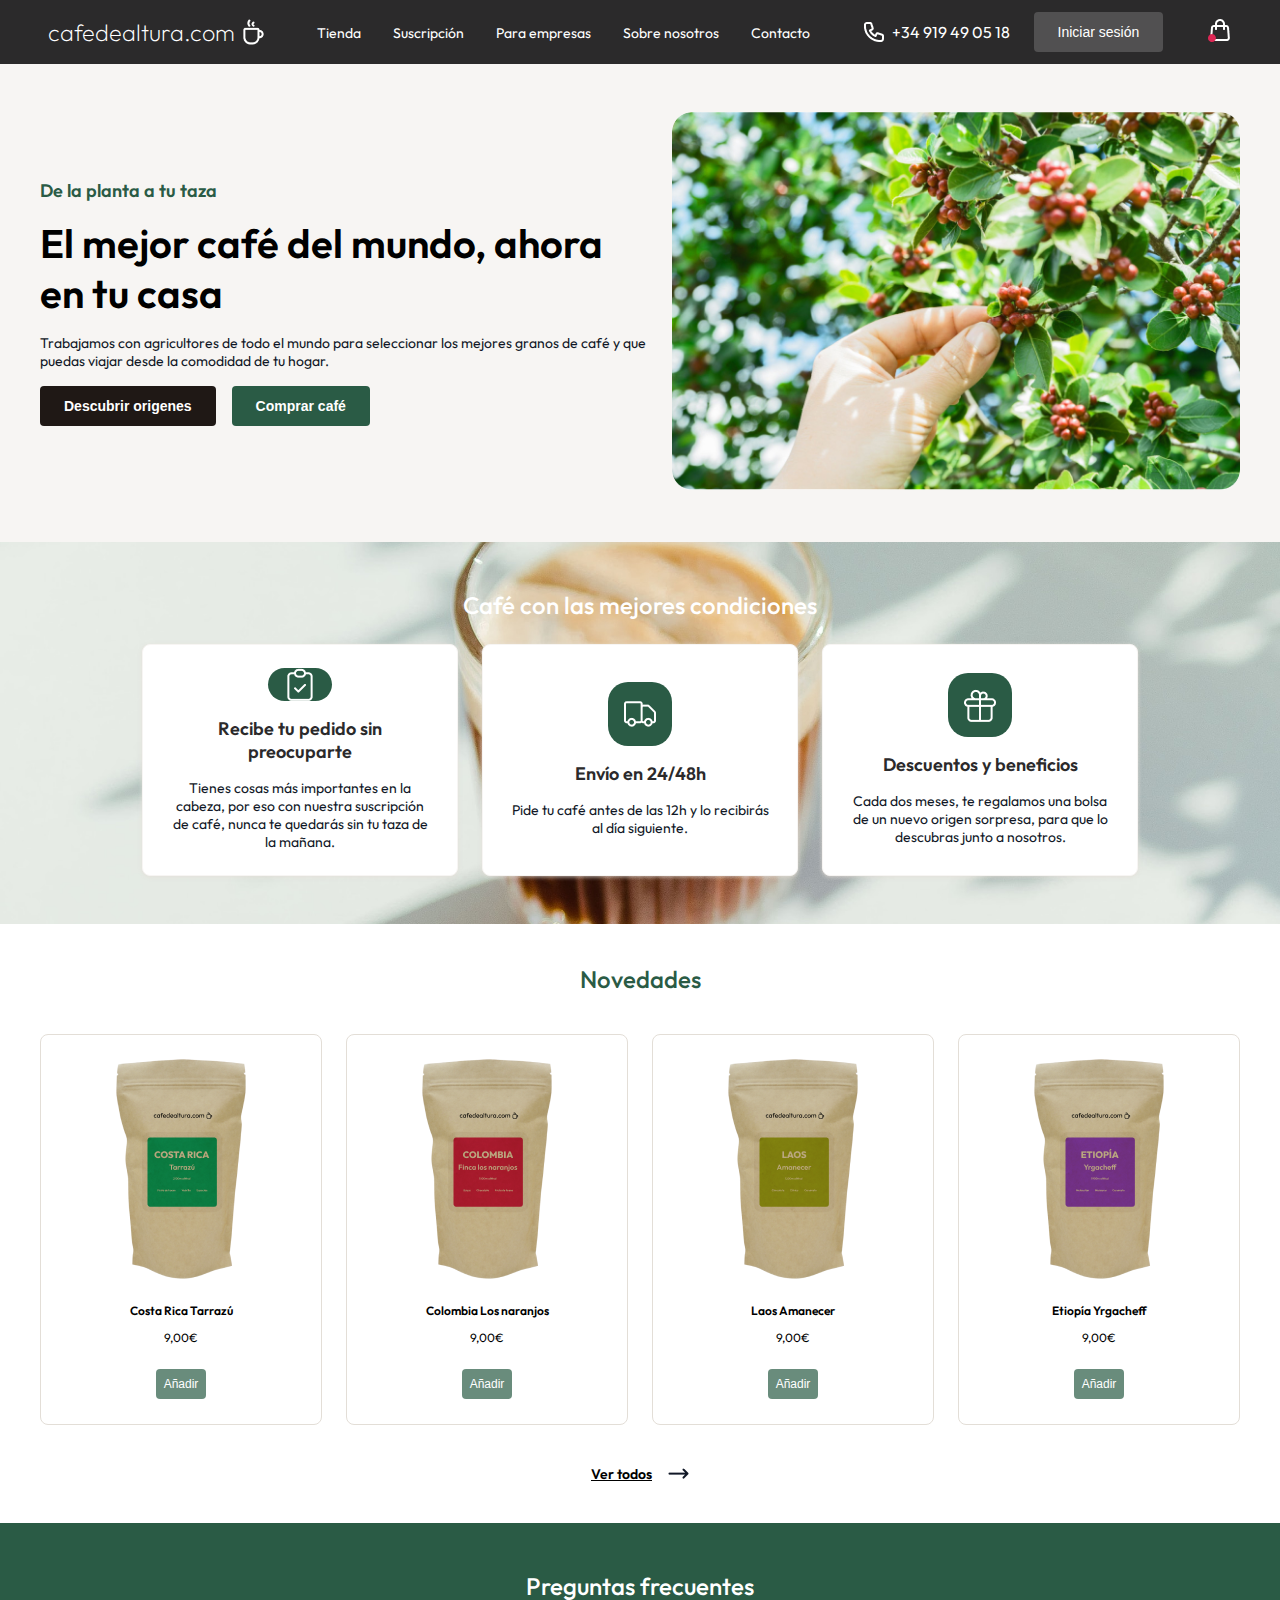
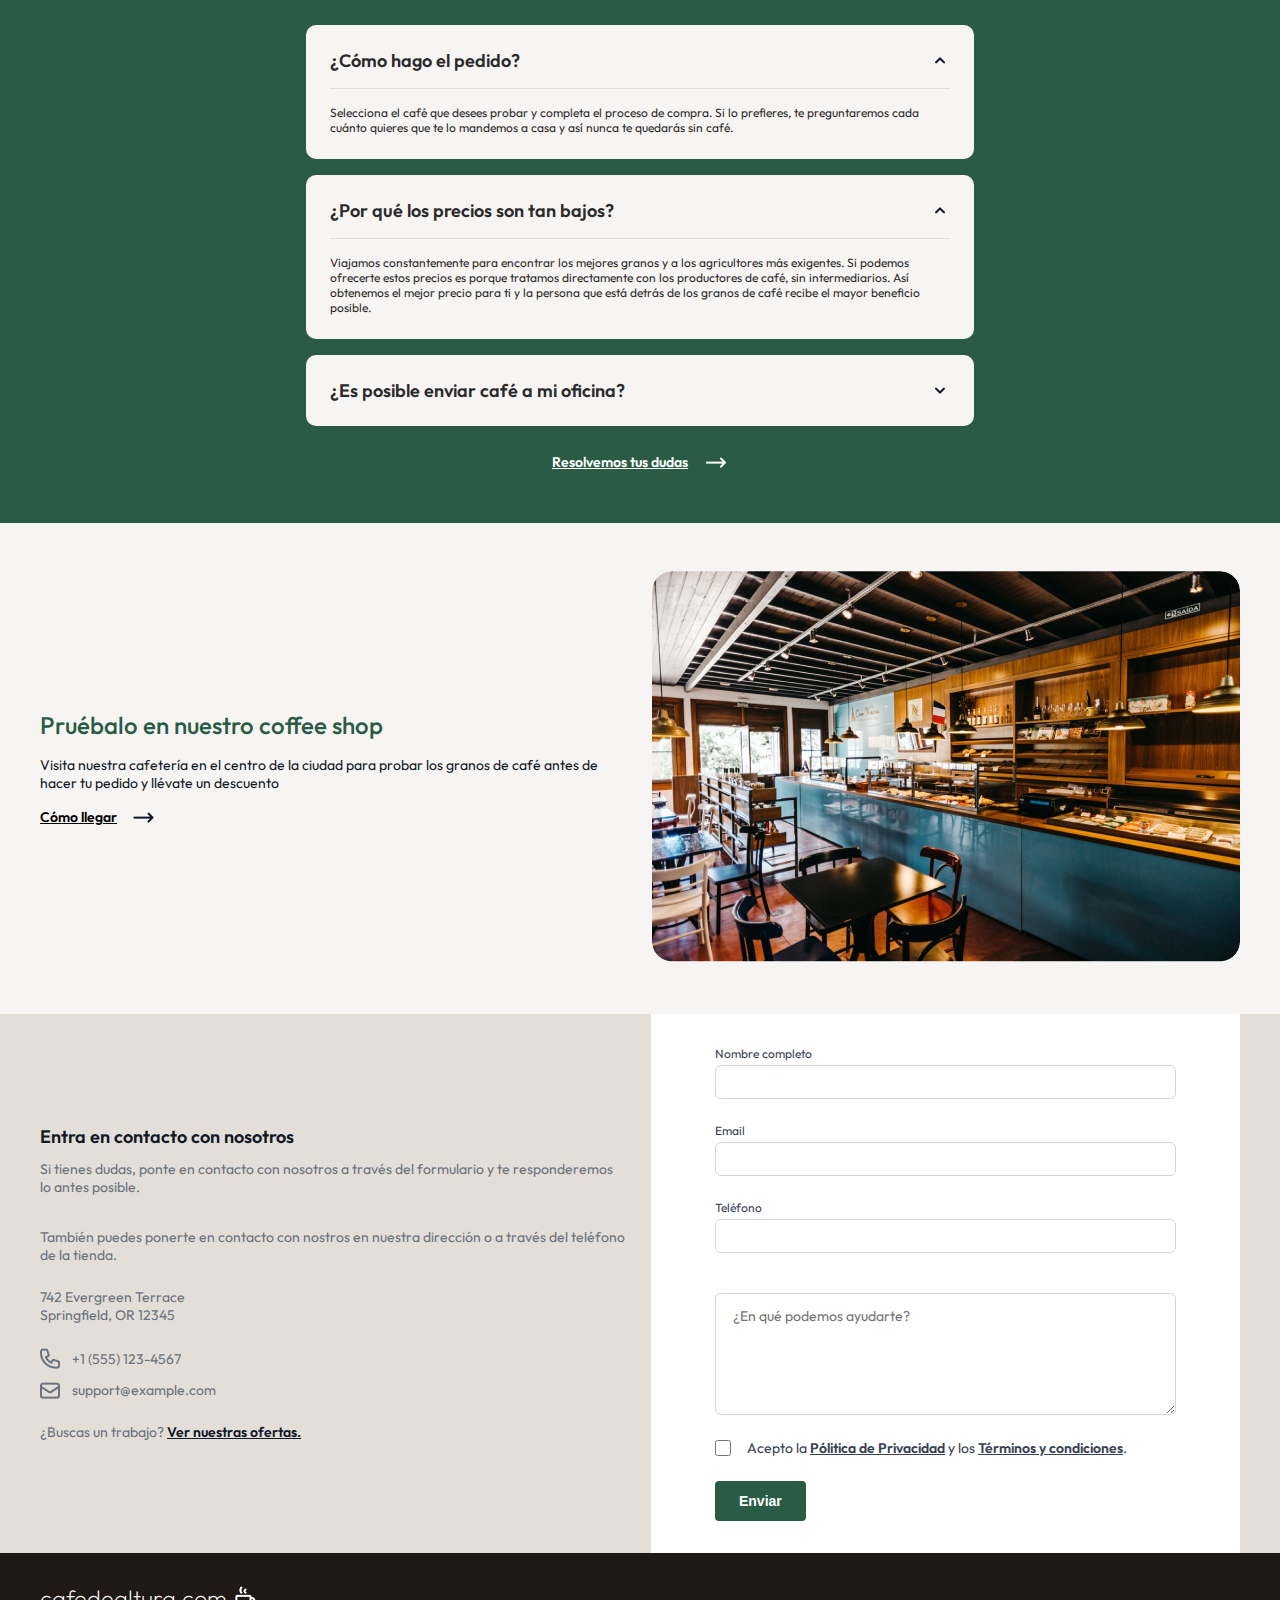
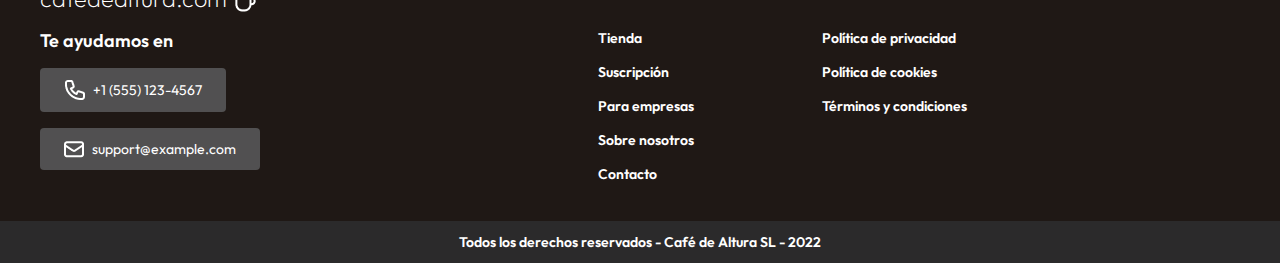
<file: index.html>
<!DOCTYPE html>
<html lang="en">

<head>
    <meta charset="UTF-8">
    <meta http-equiv="X-UA-Compatible" content="IE=edge">
    <meta name="viewport" content="width=device-width, initial-scale=1.0">

    <link rel="preconnect" href="https://fonts.googleapis.com">
    <link rel="preconnect" href="https://fonts.gstatic.com" crossorigin>
    <link href="https://fonts.googleapis.com/css2?family=Outfit:wght@200;300;400;500;600&display=swap" rel="stylesheet">

    <link rel="stylesheet" href="./assets/css/main.css">
    <title>Café de Altura</title>
</head>

<body>

    <header>
        <div class="flex-centered logo">
            <span>cafedealtura.com</span>
            <img src="./assets/images/icons/ps_coffee-hot.png" alt="">
        </div>
        <nav>
            <ul class="flex-centered">
                <li><a href="./pages/shop.html">Tienda</a></li>
                <li><a href="">Suscripción</a></li>
                <li><a href="">Para empresas</a></li>
                <li><a href="">Sobre nosotros</a></li>
                <li><a href="">Contacto</a></li>
            </ul>
        </nav>
        <div class="flex-centered phone-login-container">
            <div class="flex-centered phone-container">
                <img src="./assets/images/icons/phone_icon.png" alt="">
                <span>+34 919 49 05 18</span>
            </div>
            <button type="button" class="grey-button">Iniciar sesión</button>
        </div>
        <a href="" class="cart-btn">
            <img src="./assets/images/icons/cart_icon.png" alt="">
        </a>
    </header>

    <main>
        <section class="flex-column-centered hero-section">
            <div class="flex-centered hero-container">
                <div class="flex-column-start hero-content">
                    <h3 class="h3">De la planta a tu taza</h3>
                    <h1 class="h1">El mejor café del mundo, ahora en tu casa</h1>
                    <p class="p">Trabajamos con agricultores de todo el mundo para seleccionar los mejores granos de café y que
                        puedas viajar desde la comodidad de tu hogar.</p>
                    <div class="flex-centered hero-btn-container">
                        <button class="large-button">Descubrir origenes</button>
                        <button class="large-button">Comprar café</button>
                    </div>
                </div>
                <div class="hero-img-container">
                    <img src="./assets/images/img/hero_img.jpg" alt="">
                </div>
            </div>
        </section>
        <section class="flex-column-centered info-cards-section">
            <h2 class="h2">Café con las mejores condiciones</h2>
            <div class="flex-centered info-cards-container">
                <div class="flex-column-centered info-card">
                    <div class="flex-centered info-card-icon-container">
                        <img src="./assets/images/icons/list_icon.png" alt="">
                    </div>
                    <h3 class="h3">Recibe tu pedido sin preocuparte</h3>
                    <p class="p">Tienes cosas más importantes en la cabeza, por eso con nuestra suscripción de café, nunca te
                        quedarás sin tu taza de la mañana. </p>
                </div>
                <div class="flex-column-centered info-card">
                    <div class="flex-centered info-card-icon-container">
                        <img src="./assets/images/icons/truck_icon.png" alt="">
                    </div>
                    <h3 class="h3">Envío en 24/48h</h3>
                    <p class="p">Pide tu café antes de las 12h y lo recibirás al día siguiente.</p>

                </div>
                <div class="flex-column-centered info-card">
                    <div class="flex-centered info-card-icon-container">
                        <img src="./assets/images/icons/gift_icon.png" alt="">
                    </div>
                    <h3 class="h3">Descuentos y beneficios</h3>
                    <p class="p">Cada dos meses, te regalamos una bolsa de un nuevo origen sorpresa, para que lo descubras junto a
                        nosotros.</p>
                </div>
            </div>
        </section>
        <section class="flex-column-centered products-section">
            <h2 class="h2">Novedades</h2>
            <div class="flex-centered products-container">
                <div class="flex-column-centered product-card">
                    <img src="./assets/images/img/products/coffee_bag_1.png" alt="">
                    <div class="flex-column-centered product-card-info">
                        <p>Costa Rica Tarrazú</p>
                        <p>9,00€</p>
                    </div>
                    <button class="small-button" type="button">Añadir</button>
                </div>
                <div class="flex-column-centered product-card">
                    <img src="./assets/images/img/products/coffee_bag_2.png" alt="">
                    <div class="flex-column-centered product-card-info">
                        <p>Colombia Los naranjos</p>
                        <p>9,00€</p>
                    </div>
                    <button class="small-button" type="button">Añadir</button>
                </div>
                <div class="flex-column-centered product-card">
                    <img src="./assets/images/img/products/coffee_bag_3.png" alt="">
                    <div class="flex-column-centered product-card-info">
                        <p>Laos Amanecer</p>
                        <p>9,00€</p>
                    </div>
                    <button class="small-button" type="button">Añadir</button>
                </div>
                <div class="flex-column-centered product-card">
                    <img src="./assets/images/img/products/coffee_bag_4.png" alt="">
                    <div class="flex-column-centered product-card-info">
                        <p>Etiopía Yrgacheff</p>
                        <p>9,00€</p>
                    </div>
                    <button class="small-button" type="button">Añadir</button>
                </div>
            </div>
            <a class="section-link" href="#">
                <p>Ver todos</p>
                <img src="./assets/images/icons/arrow_icon_black.png" alt="">
            </a>
        </section>
        <section class="flex-column-centered faq-section">
            <h2 class="h2">Preguntas frecuentes</h2>
            <div class="flex-column-centered faq-container">
                <div class="flex-column-centered faq-card">
                    <div class="faq-card-title">
                        <h3 class="h3">¿Cómo hago el pedido?</h3>
                        <img src="./assets/images/icons/chevron_icon.png" alt="">
                    </div>
                    <div class="flex-column-centered faq-card-info">
                        <div class="divider"></div>
                        <p class="small-p">Selecciona el café que desees probar y completa el proceso de compra. Si lo prefieres, te
                            preguntaremos cada cuánto quieres que te lo mandemos a casa y así nunca te quedarás sin
                            café.</p>
                    </div>

                </div>
                <div class="flex-column-centered faq-card">
                    <div class="faq-card-title">
                        <h3 class="h3">¿Por qué los precios son tan bajos?</h3>
                        <img src="./assets/images/icons/chevron_icon.png" alt="">
                    </div>
                    <div class="flex-column-centered faq-card-info">
                        <div class="divider"></div>
                        <p class="small-p">Viajamos constantemente para encontrar los mejores granos y a los agricultores más exigentes.
                            Si podemos ofrecerte estos precios es porque tratamos directamente con los productores de
                            café, sin intermediarios. Así obtenemos el mejor precio para ti y la persona que está detrás
                            de los granos de café recibe el mayor beneficio posible. </p>
                    </div>

                </div>
                <div class="flex-column-centered faq-card">
                    <div class="faq-card-title">

                        <h3 class="h3">¿Es posible enviar café a mi oficina?</h3>
                        <img src="./assets/images/icons/chevron_icon.png" alt="">
                    </div>
                    <div class="flex-column-centered faq-card-info">
                        <div class="divider"></div>
                        <p class="small-p">Lorem ipsum dolor sit amet consectetur adipisicing elit. Optio omnis itaque odit iste ratione
                            corporis.</p>
                    </div>

                </div>
            </div>
            <a href="" class="section-link">
                <p>Resolvemos tus dudas</p>
                <img src="./assets/images/icons/arrow_icon_white.png" alt="">
            </a>
        </section>
        <section class="flex-column-centered feature-section">
            <div class="flex-centered feature-container">
                <div class="flex-column-start feature-content">
                    <h2 class="h2">Pruébalo en nuestro coffee shop</h2>
                    <p class="p">Visita nuestra cafetería en el centro de la ciudad para probar los granos de café antes de hacer
                        tu pedido y llévate un descuento</p>
                    <a href="" class="section-link">
                        <p>Cómo llegar</p>
                        <img src="./assets/images/icons/arrow_icon_black.png" alt="">
                    </a>
                </div>
                <div class="feature-img-container">
                    <img src="./assets/images/img/coffee_shop.jpg" alt="">
                </div>
            </div>
        </section>
        <section class="flex-column-centered contact-section">
            <div class="flex-centered contact-section-container">
                <div class="flex-column-start contact-content">
                    <div class="flex-column-start contact-content-header">
                        <h3 class="h3">Entra en contacto con nosotros</h3>
                        <p class="light-p">Si tienes dudas, ponte en contacto con nosotros a través del formulario y te responderemos lo
                            antes posible.</p>
                    </div>
                    <div class="flex-column-start contact-content-info">
                        <p class="light-p">También puedes ponerte en contacto con nostros en nuestra dirección o a través del teléfono
                            de la tienda.</p>
                        <div class="contact-address">
                            <p class="light-p">742 Evergreen Terrace</p>
                            <p class="light-p">Springfield, OR 12345</p>
                        </div>
                        <div class="flex-column-start contact-details">
                            <div class="flex-start contact-phone">
                                <img src="./assets/images/icons/phone_icon_light.png" alt="">
                                <span class="light-p">+1 (555) 123-4567</span>
                            </div>
                            <div class="flex-start contact-email">
                                <img src="./assets/images/icons/email_icon_light.png" alt="">
                                <span class="light-p">support@example.com</span>
                            </div>
                        </div>
                        <p class="light-p">¿Buscas un trabajo? <a href="">Ver nuestras ofertas.</a></p>
                    </div>
                </div>
                <div class="flex-column-start contact-form">
                    <form class="flex-column-start" action="">
                        <div class="flex-column-start form-name">
                            <label for="name">Nombre completo</label>
                            <input type="text" name="name" id="name">
                        </div>
                        <div class="flex-column-start form-email">
                            <label for="email">Email</label>
                            <input type="email" name="email" id="email">
                        </div>
                        <div class="flex-column-start form-phone">
                            <label for="phone">Teléfono</label>
                            <input type="number" name="phone" id="phone">
                        </div>
                        <div class="flex-column-start form-textarea">
                            <textarea name="message" id="message" cols="30" rows="10"
                                placeholder="¿En qué podemos ayudarte?"></textarea>
                        </div>
                        <div class="flex-start form-privacy">
                            <input type="checkbox" name="privacy" id="privacy">
                            <label for="privacy">Acepto la <a href="">Pólitica de Privacidad</a> y los <a
                                    href="">Términos y condiciones</a>.</label>
                        </div>
                        <input class="large-button" type="submit" value="Enviar">
                    </form>
                </div>
            </div>
        </section>
    </main>

    <footer>
        <div class="flex-column-start footer-container">
            <div class="flex-centered logo">
                <span>cafedealtura.com</span>
                <img src="./assets/images/icons/ps_coffee-hot.png" alt="">
            </div>
            <div class="footer-info">
                <div class="flex-column-start footer-contact-info">
                    <h3>Te ayudamos en</h3>
                    <a href="" class="flex-centered grey-button">
                        <img src="./assets/images/icons/phone_icon.png" alt="">
                        <span>+1 (555) 123-4567</span>
                    </a>
                    <a href="" class="flex-centered grey-button">
                        <img src="./assets/images/icons/email_icon.png" alt="">
                        <span>support@example.com</span>
                    </a>
                </div>
                <div class="footer-links-container">
                    <div>
                        <a href="">Tienda</a>
                        <a href="">Suscripción</a>
                        <a href="">Para empresas</a>
                        <a href="">Sobre nosotros</a>
                        <a href="">Contacto</a>
                    </div>
                    <div>
                        <a href="">Política de privacidad</a>
                        <a href="">Política de cookies</a>
                        <a href="">Términos y condiciones</a>
                    </div>
                </div>
            </div>
        </div>
        <div class="copyright-container">
            <p>Todos los derechos reservados - Café de Altura SL - 2022</p>
        </div>
    </footer>

</body>

</html>
</file>
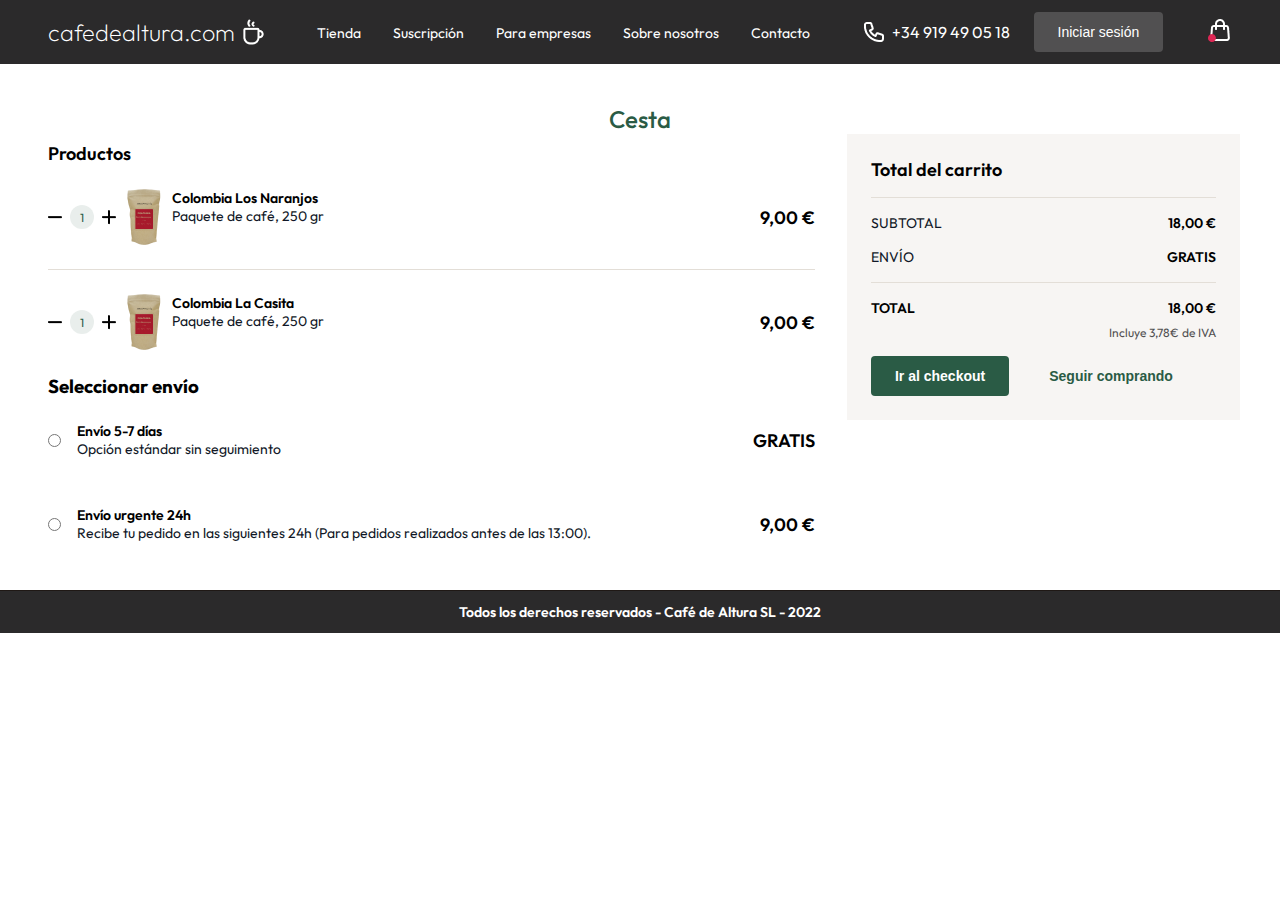
<file: pages/cart.html>
<!DOCTYPE html>
<html lang="en">

<head>
    <meta charset="UTF-8">
    <meta http-equiv="X-UA-Compatible" content="IE=edge">
    <meta name="viewport" content="width=device-width, initial-scale=1.0">

    <link rel="preconnect" href="https://fonts.googleapis.com">
    <link rel="preconnect" href="https://fonts.gstatic.com" crossorigin>
    <link href="https://fonts.googleapis.com/css2?family=Outfit:wght@200;300;400;500;600&display=swap" rel="stylesheet">

    <link rel="stylesheet" href="../assets/css/main.css">
    <title>Café de Altura</title>
</head>

<body>
    <header>
        <div class="flex-centered logo">
            <span>cafedealtura.com</span>
            <img src="../assets/images/icons/ps_coffee-hot.png" alt="">
        </div>
        <nav>
            <ul class="flex-centered">
                <li><a href="../pages/shop.html">Tienda</a></li>
                <li><a href="">Suscripción</a></li>
                <li><a href="">Para empresas</a></li>
                <li><a href="">Sobre nosotros</a></li>
                <li><a href="">Contacto</a></li>
            </ul>
        </nav>
        <div class="flex-centered phone-login-container">
            <div class="flex-centered phone-container">
                <img src="../assets/images/icons/phone_icon.png" alt="">
                <span>+34 919 49 05 18</span>
            </div>
            <button type="button" class="grey-button">Iniciar sesión</button>
        </div>
        <a href="" class="cart-btn">
            <img src="../assets/images/icons/cart_icon.png" alt="">
        </a>
    </header>

    <main>
        <section class="centered-section cart-section">
            <h2 class="h2">Cesta</h2>
            <div class="flex-centered cart-container">
                <div class="flex-column-start products-table">

                    <h3 class="h3">Productos</h3>

                    <div class="cart-product-card">
                        <div class="flex-centered quantity-controls">
                            <img src="../assets/images/icons/minus_icon.png" class="minus"></img>
                            <span class="flex-centered quantity">1</span>
                            <img src="../assets/images/icons/plus_icon.png" class="plus"></img>
                        </div>
                        <img src="../assets/images/img/products/coffee_bag_cart.png" alt="">
                        <div class="product-info">
                            <p class="bold-p">Colombia Los Naranjos</p>
                            <p class="p">Paquete de café, 250 gr</p>
                        </div>
                        <p class="h3 product-price">9,00 €</p>
                    </div>

                    <div class="divider"></div>

                    <div class="cart-product-card">
                        <div class="flex-centered quantity-controls">
                            <img src="../assets/images/icons/minus_icon.png" class="minus"></img>
                            <span class="flex-centered quantity">1</span>
                            <img src="../assets/images/icons/plus_icon.png" class="plus"></img>
                        </div>
                        <img src="../assets/images/img/products/coffee_bag_cart.png" alt="">
                        <div class="product-info">
                            <p class="bold-p">Colombia La Casita</p>
                            <p class="p">Paquete de café, 250 gr</p>
                        </div>
                        <p class="h3 product-price">9,00 €</p>
                    </div>

                    <h3>Seleccionar envío</h3>
                    <form action="" class="flex-column-start">
                        <div class="flex-centered cart-shipping-option">
                            <input type="radio" id="week" name="shipping" value="week">
                            <label for="week">
                                <p class="bold-p">Envío 5-7 días</p>
                                <p class="p">Opción estándar sin seguimiento</p>
                            </label>
                            <p class="h3">GRATIS</p>
                        </div>

                        <div class="cart-divider"></div>

                        <div class="flex-centered cart-shipping-option">
                            <input type="radio" id="day" name="shipping" value="day">
                            <label for="week">
                                <p class="bold-p">Envío urgente 24h</p>
                                <p class="p">Recibe tu pedido en las siguientes 24h (Para pedidos realizados antes de las
                                    13:00).
                                </p>
                            </label>
                            <p class="h3">9,00 €</p>
                        </div>
                    </form>

                </div>

                <div class="flex-column-start total-container">
                    <h3 class="h3">Total del carrito</h3>
                    <div class="divider"></div>
                    <div class="flex-column-start subtotal-details-container">
                        <div class="subtotal-details">
                            <p class="p">SUBTOTAL</p>
                            <p class="bold-p">18,00 €</p>
                        </div>
                        <div class="shipping-details">
                            <p class="p">ENVÍO</p>
                            <p class="bold-p">GRATIS</p>
                        </div>

                    </div>
                    <div class="divider"></div>
                    <div class="total-details-container">
                        <p class="bold-p">TOTAL</p>
                        <div class="total-price">
                            <p class="bold-p">18,00 €</p>
                            <p>Incluye 3,78€ de IVA</p>
                        </div>
                    </div>
                    <div class="flex-centered total-btns">
                        <button class="large-button" type="button">Ir al checkout</button>
                        <button class="large-button" type="button">Seguir comprando</button>
                    </div>
                </div>
            </div>
        </section>
    </main>

    <footer class="alt-footer">
        <div class="copyright-container">
            <p>Todos los derechos reservados - Café de Altura SL - 2022</p>
        </div>
    </footer>

</body>

</html>
</file>
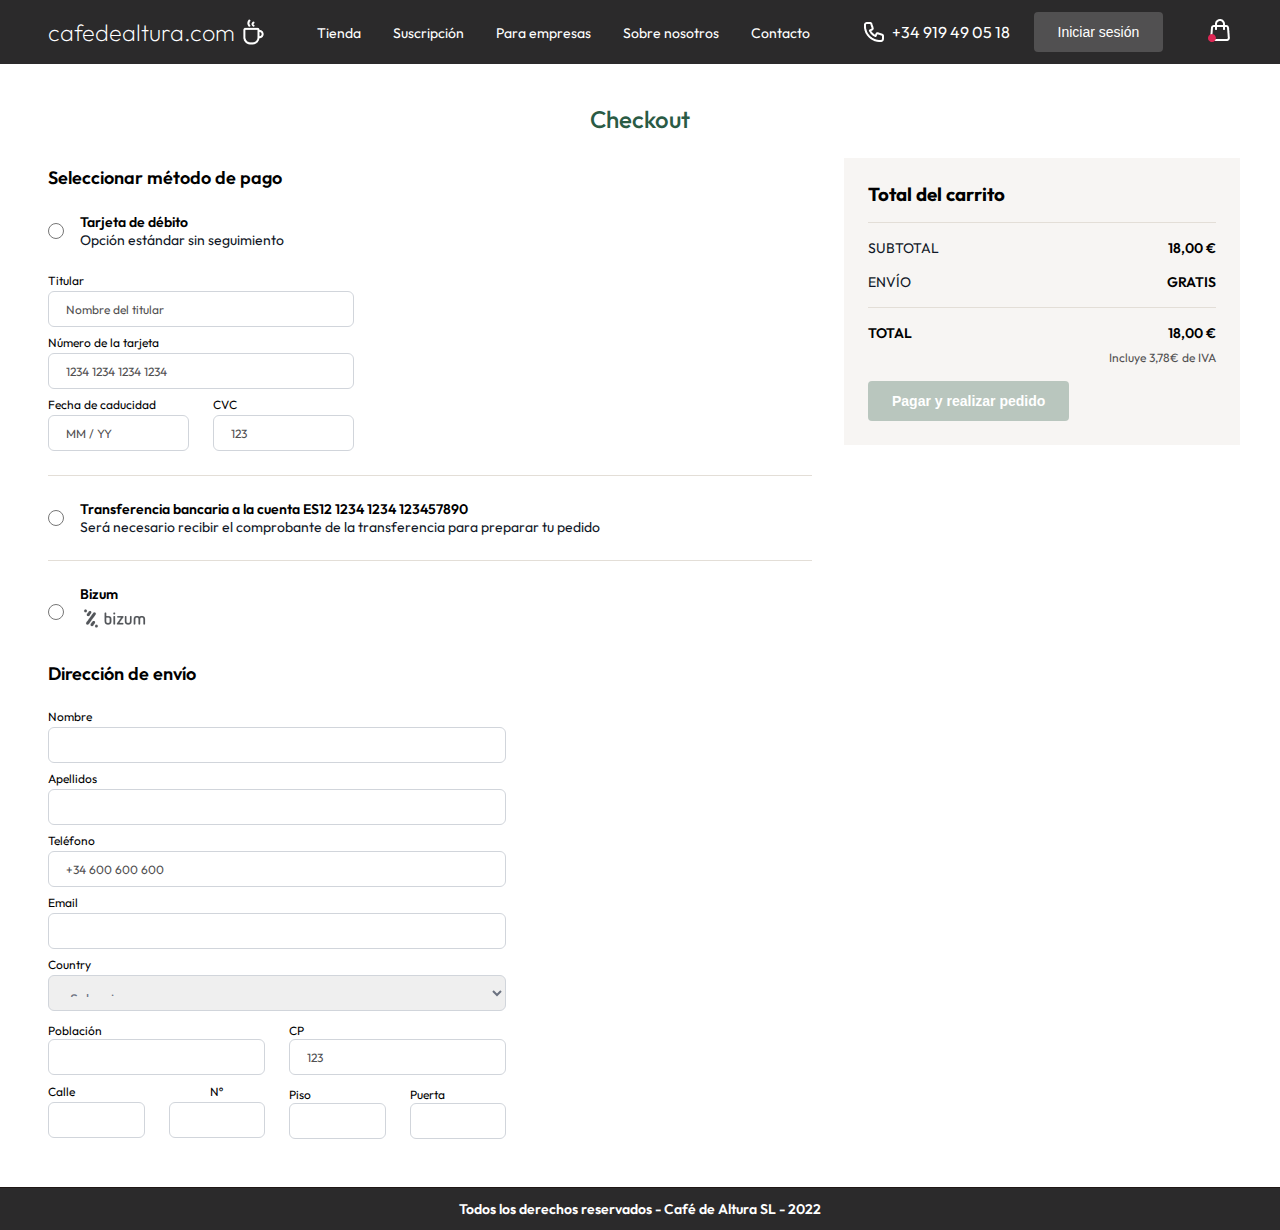
<file: pages/checkout.html>
<!DOCTYPE html>
<html lang="en">

<head>
    <meta charset="UTF-8">
    <meta http-equiv="X-UA-Compatible" content="IE=edge">
    <meta name="viewport" content="width=device-width, initial-scale=1.0">

    <link rel="preconnect" href="https://fonts.googleapis.com">
    <link rel="preconnect" href="https://fonts.gstatic.com" crossorigin>
    <link href="https://fonts.googleapis.com/css2?family=Outfit:wght@200;300;400;500;600&display=swap" rel="stylesheet">

    <link rel="stylesheet" href="../assets/css/main.css">
    <title>Café de Altura</title>
</head>

<body>
    <header>
        <div class="flex-centered logo">
            <span>cafedealtura.com</span>
            <img src="../assets/images/icons/ps_coffee-hot.png" alt="">
        </div>
        <nav>
            <ul class="flex-centered">
                <li><a href="../pages/shop.html">Tienda</a></li>
                <li><a href="">Suscripción</a></li>
                <li><a href="">Para empresas</a></li>
                <li><a href="">Sobre nosotros</a></li>
                <li><a href="">Contacto</a></li>
            </ul>
        </nav>
        <div class="flex-centered phone-login-container">
            <div class="flex-centered phone-container">
                <img src="../assets/images/icons/phone_icon.png" alt="">
                <span>+34 919 49 05 18</span>
            </div>
            <button type="button" class="grey-button">Iniciar sesión</button>
        </div>
        <a href="" class="cart-btn">
            <img src="../assets/images/icons/cart_icon.png" alt="">
        </a>
    </header>

    <main>
        <section class="flex-column-centered checkout-section">

            <h2 class="h2">Checkout</h2>

            <div class="checkout-container">

                <form action="" class="flex-column-start checkout-form-container">

                    <h3 class="h3">Seleccionar método de pago</h3>

                    <div class="flex-column-start payment-method">
                        <div class="flex-start debit-card">
                            <input class="input-radio" type="radio" name="payment-type" value="debit-card">
                            <label for="payment-type">
                                <p class="bold-p">Tarjeta de débito</p>
                                <p class="p">Opción estándar sin seguimiento</p>
                            </label>
                        </div>
                        <div class="flex-column-start debit-card-info">
                            <div class="flex-column-start debit-card-info-group">
                                <label class="small-p" for="card-name">Titular</label>
                                <input class="input-box" type="text" name="card-name" placeholder="Nombre del titular">

                            </div>

                            <div class="flex-column-start debit-card-info-group">
                                <label class="small-p" for="card-num">Número de la tarjeta</label>
                                <input class="input-box" type="text" name="card-num" placeholder="1234 1234 1234 1234">

                            </div>

                            <div class="flex-start debit-card-info-group">
                                <div class="flex-column-start">
                                    <label class="small-p" for="card-date">Fecha de caducidad</label>
                                    <input class="input-box" type="text" name="card-date" placeholder="MM / YY">
                                </div>
                                <div class="flex-column-start">
                                    <label class="small-p" for="cvc">CVC</label>
                                    <input class="input-box" type="text" name="cvc" placeholder="123">
                                </div>

                            </div>


                        </div>

                        <div class="divider"></div>

                        <div class="flex-start transfer">
                            <input class="input-radio" type="radio" name="payment-type" value="transfer">
                            <label for="payment-type">
                                <p class="bold-p">Transferencia bancaria a la cuenta ES12 1234 1234 123457890</p>
                                <p class="p">Será necesario recibir el comprobante de la transferencia para preparar tu
                                    pedido
                                </p>
                            </label>
                        </div>

                        <div class="divider"></div>

                        <div class="flex-start bizum">
                            <input class="input-radio" type="radio" name="payment-type" value="bizum">
                            <label for="payment-type">
                                <p class="bold-p">Bizum</p>
                                <img src="../assets/images/icons/bizum_icon.png" alt="">
                            </label>
                        </div>
                    </div>

                    <h3 class="h3">Dirección de envío</h3>

                    <div class="flex-column-start shipping-address">
                        <div class="flex-column-start">
                            <label class="small-p" for="name">Nombre</label>
                            <input class="input-box" type="text" name="name">
                        </div>

                        <div class="flex-column-start">
                            <label class="small-p" for="las-name">Apellidos</label>
                            <input class="input-box" type="text" name="last-name">
                        </div>

                        <div class="flex-column-start">
                            <label class="small-p" for="phone">Teléfono</label>
                            <input class="input-box" type="text" name="phone" placeholder="+34 600 600 600">
                        </div>

                        <div class="flex-column-start">
                            <label class="small-p" for="email">Email</label>
                            <input class="input-box" type="text" name="email">
                        </div>

                        <div class="flex-column-start">
                            <label class="small-p" for="country">Country</label>
                            <select class="input-box" name="country">
                                <option value="" disabled selected>Seleccionar</option>
                                <option value="España">España</option>
                                <option value="Portugal">Portugal</option>
                            </select>
                        </div>

                        <div class="flex-start form-city">
                            <div class="flex-column-center">
                                <label class="small-p" for="city">Población</label>
                                <input class="input-box" type="text" name="city">
                            </div>

                            <div class="flex-column-center">
                                <label class="small-p" for="post-code">CP</label>
                                <input class="input-box" type="text" name="post-code" placeholder="123">
                            </div>

                        </div>

                        <div class="flex-start form-address">
                            <div class="flex-start">
                                <div class="flex-column-start">
                                    <label class="small-p" for="street">Calle</label>
                                    <input class="input-box" type="text" name="street">
                                </div>

                                <div class="flex-column-centered">
                                    <label class="small-p" for="street-number">Nº</label>
                                    <input class="input-box" type="text" name="street-number">
                                </div>

                            </div>
                            <div class="flex-start">
                                <div>
                                    <label class="small-p" for="floor">Piso</label>
                                    <input class="input-box" type="text" name="floor">
                                </div>

                                <div>
                                    <label class="small-p" for="door">Puerta</label>
                                    <input class="input-box" type="text" name="door">
                                </div>
                            </div>


                        </div>

                    </div>
                </form>

                <div class="flex-column-start total-container">
                    <h3>Total del carrito</h3>
                    <div class="divider"></div>
                    <div class="flex-column-start subtotal-details-container">
                        <div class="subtotal-details">
                            <p class="p">SUBTOTAL</p>
                            <p class="bold-p">18,00 €</p>
                        </div>
                        <div class="shipping-details">
                            <p class="p">ENVÍO</p>
                            <p class="bold-p">GRATIS</p>
                        </div>

                    </div>
                    <div class="divider"></div>
                    <div class="total-details-container">
                        <p class="bold-p">TOTAL</p>
                        <div class="total-price">
                            <p class="bold-p">18,00 €</p>
                            <p>Incluye 3,78€ de IVA</p>
                        </div>
                    </div>
                    <div class="flex-start total-btns">
                        <button class="large-button" type="button">Pagar y realizar pedido</button>
                    </div>
                </div>
            </div>
        </section>

    </main>


    <footer class="alt-footer">
        <div class="copyright-container">
            <p>Todos los derechos reservados - Café de Altura SL - 2022</p>
        </div>
    </footer>

</body>

</html>
</file>
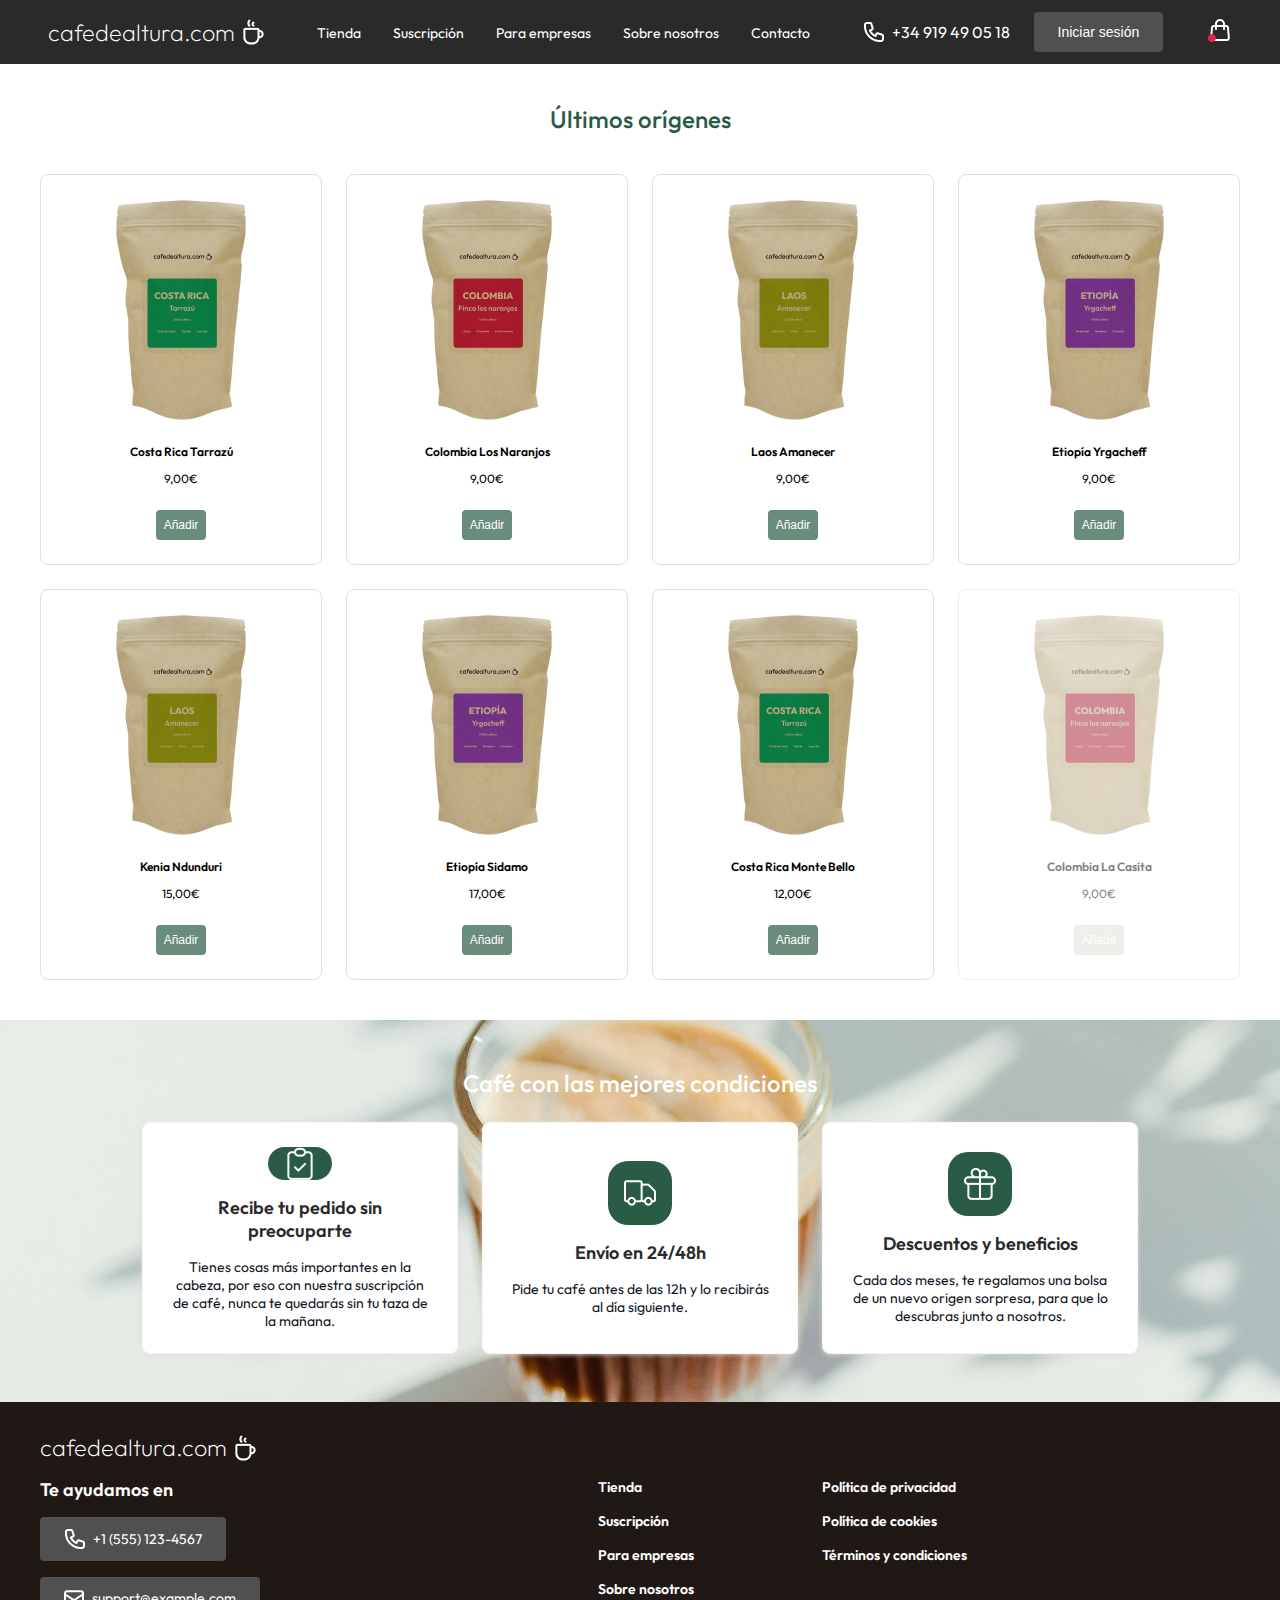
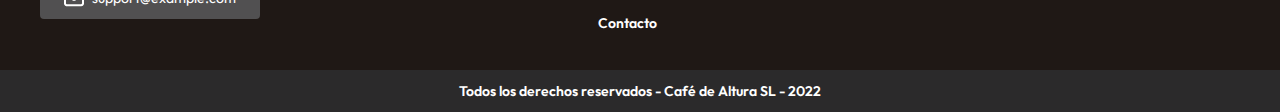
<file: pages/shop.html>
<!DOCTYPE html>
<html lang="en">

<head>
    <meta charset="UTF-8">
    <meta http-equiv="X-UA-Compatible" content="IE=edge">
    <meta name="viewport" content="width=device-width, initial-scale=1.0">

    <link rel="preconnect" href="https://fonts.googleapis.com">
    <link rel="preconnect" href="https://fonts.gstatic.com" crossorigin>
    <link href="https://fonts.googleapis.com/css2?family=Outfit:wght@200;300;400;500;600&display=swap" rel="stylesheet">

    <link rel="stylesheet" href="../assets/css/main.css">
    <title>Café de Altura</title>
</head>

<body>
    <header>
        <div class="flex-centered logo">
            <span>cafedealtura.com</span>
            <img src="../assets/images/icons/ps_coffee-hot.png" alt="">
        </div>
        <nav>
            <ul class="flex-centered">
                <li><a href="../pages/shop.html">Tienda</a></li>
                <li><a href="">Suscripción</a></li>
                <li><a href="">Para empresas</a></li>
                <li><a href="">Sobre nosotros</a></li>
                <li><a href="">Contacto</a></li>
            </ul>
        </nav>
        <div class="flex-centered phone-login-container">
            <div class="flex-centered phone-container">
                <img src="../assets/images/icons/phone_icon.png" alt="">
                <span>+34 919 49 05 18</span>
            </div>
            <button type="button" class="grey-button">Iniciar sesión</button>
        </div>
        <a href="" class="cart-btn">
            <img src="../assets/images/icons/cart_icon.png" alt="">
        </a>
    </header>

    <main>
        <section class="flex-column-centered products-section">
            <h2 class="h2">Últimos orígenes</h2>
            <div class="flex-centered products-container">
                <div class="flex-column-centered product-card">
                    <img src="../assets/images/img/products/coffee_bag_1.png" alt="">
                    <div class="flex-column-centered product-card-info">
                        <p>Costa Rica Tarrazú</p>
                        <p>9,00€</p>
                    </div>
                    <button class="small-button" type="button">Añadir</button>
                </div>
                <div class="flex-column-centered product-card">
                    <img src="../assets/images/img/products/coffee_bag_2.png" alt="">
                    <div class="flex-column-centered product-card-info">
                        <p>Colombia Los Naranjos</p>
                        <p>9,00€</p>
                    </div>
                    <button class="small-button" type="button">Añadir</button>
                </div>
                <div class="flex-column-centered product-card">
                    <img src="../assets/images/img/products/coffee_bag_3.png" alt="">
                    <div class="flex-column-centered product-card-info">
                        <p>Laos Amanecer</p>
                        <p>9,00€</p>
                    </div>
                    <button class="small-button" type="button">Añadir</button>
                </div>
                <div class="flex-column-centered product-card">
                    <img src="../assets/images/img/products/coffee_bag_4.png" alt="">
                    <div class="flex-column-centered product-card-info">
                        <p>Etiopía Yrgacheff</p>
                        <p>9,00€</p>
                    </div>
                    <button class="small-button" type="button">Añadir</button>
                </div>
                <div class="flex-column-centered product-card">
                    <img src="../assets/images/img/products/coffee_bag_3.png" alt="">
                    <div class="flex-column-centered product-card-info">
                        <p>Kenia Ndunduri</p>
                        <p>15,00€</p>
                    </div>
                    <button class="small-button" type="button">Añadir</button>
                </div>
                <div class="flex-column-centered product-card">
                    <img src="../assets/images/img/products/coffee_bag_4.png" alt="">
                    <div class="flex-column-centered product-card-info">
                        <p>Etiopía Sidamo</p>
                        <p>17,00€</p>
                    </div>
                    <button class="small-button" type="button">Añadir</button>
                </div>
                <div class="flex-column-centered product-card">
                    <img src="../assets/images/img/products/coffee_bag_1.png" alt="">
                    <div class="flex-column-centered product-card-info">
                        <p>Costa Rica Monte Bello</p>
                        <p>12,00€</p>
                    </div>
                    <button class="small-button" type="button">Añadir</button>
                </div>
                <div class="flex-column-centered product-card coffee-unavaiable">
                    <img src="../assets/images/img/products/coffee_bag_2.png" alt="">
                    <div class="flex-column-centered product-card-info">
                        <p>Colombia La Casita</p>
                        <p>9,00€</p>
                    </div>
                    <button class="small-button" type="button">Añadir</button>
                </div>
            </div>
        </section>
        <section class="flex-column-centered info-cards-section">
            <h2 class="h2">Café con las mejores condiciones</h2>
            <div class="flex-centered info-cards-container">
                <div class="flex-column-centered info-card">
                    <div class="flex-centered info-card-icon-container">
                        <img src="../assets/images/icons/list_icon.png" alt="">
                    </div>
                    <h3 class="h3">Recibe tu pedido sin preocuparte</h3>
                    <p class="p">Tienes cosas más importantes en la cabeza, por eso con nuestra suscripción de café, nunca te
                        quedarás sin tu taza de la mañana. </p>
                </div>
                <div class="flex-column-centered info-card">
                    <div class="flex-centered info-card-icon-container">
                        <img src="../assets/images/icons/truck_icon.png" alt="">
                    </div>
                    <h3 class="h3">Envío en 24/48h</h3>
                    <p class="p">Pide tu café antes de las 12h y lo recibirás al día siguiente.</p>

                </div>
                <div class="flex-column-centered info-card">
                    <div class="flex-centered info-card-icon-container">
                        <img src="../assets/images/icons/gift_icon.png" alt="">
                    </div>
                    <h3 class="h3">Descuentos y beneficios</h3>
                    <p class="p">Cada dos meses, te regalamos una bolsa de un nuevo origen sorpresa, para que lo descubras junto a
                        nosotros.</p>
                </div>
            </div>
        </section>
    </main>

    <footer>
        <div class="flex-column-start footer-container">
            <div class="flex-centered logo">
                <span>cafedealtura.com</span>
                <img src="../assets/images/icons/ps_coffee-hot.png" alt="">
            </div>
            <div class="footer-info">
                <div class="flex-column-start footer-contact-info">
                    <h3>Te ayudamos en</h3>
                    <a href="" class="flex-centered grey-button">
                        <img src="../assets/images/icons/phone_icon.png" alt="">
                        <span>+1 (555) 123-4567</span>
                    </a>
                    <a href="" class="flex-centered grey-button">
                        <img src="../assets/images/icons/email_icon.png" alt="">
                        <span>support@example.com</span>
                    </a>
                </div>
                <div class="footer-links-container">
                    <div>
                        <a href="">Tienda</a>
                        <a href="">Suscripción</a>
                        <a href="">Para empresas</a>
                        <a href="">Sobre nosotros</a>
                        <a href="">Contacto</a>
                    </div>
                    <div>
                        <a href="">Política de privacidad</a>
                        <a href="">Política de cookies</a>
                        <a href="">Términos y condiciones</a>
                    </div>
                </div>
            </div>
        </div>
        <div class="copyright-container">
            <p>Todos los derechos reservados - Café de Altura SL - 2022</p>
        </div>
    </footer>

</body>

</html>
</file>
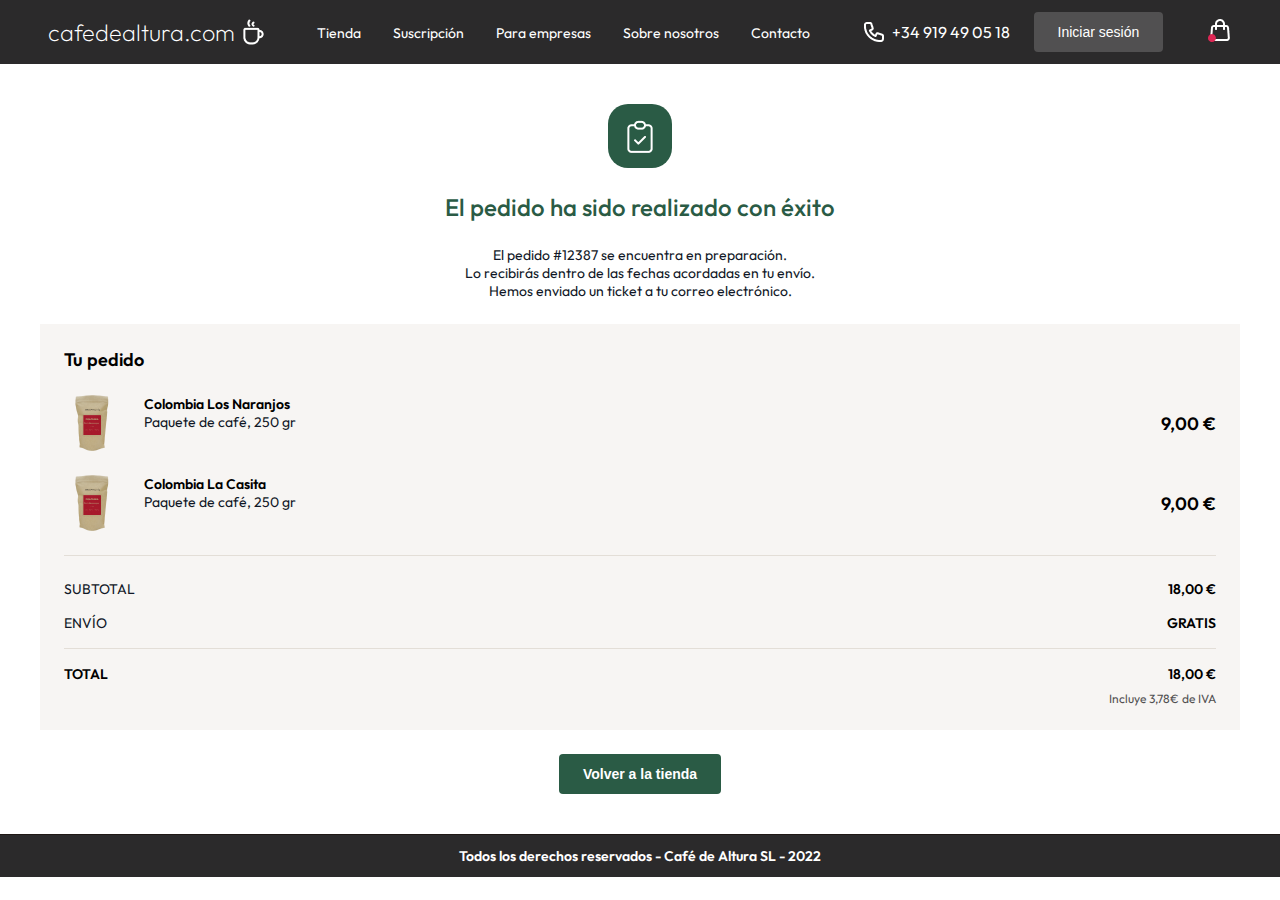
<file: pages/success.html>
<!DOCTYPE html>
<html lang="en">

<head>
    <meta charset="UTF-8">
    <meta http-equiv="X-UA-Compatible" content="IE=edge">
    <meta name="viewport" content="width=device-width, initial-scale=1.0">

    <link rel="preconnect" href="https://fonts.googleapis.com">
    <link rel="preconnect" href="https://fonts.gstatic.com" crossorigin>
    <link href="https://fonts.googleapis.com/css2?family=Outfit:wght@200;300;400;500;600&display=swap" rel="stylesheet">

    <link rel="stylesheet" href="../assets/css/main.css">
    <title>Café de Altura</title>
</head>

<body>
    <header>
        <div class="flex-centered logo">
            <span>cafedealtura.com</span>
            <img src="../assets/images/icons/ps_coffee-hot.png" alt="">
        </div>
        <nav>
            <ul class="flex-centered">
                <li><a href="../pages/shop.html">Tienda</a></li>
                <li><a href="">Suscripción</a></li>
                <li><a href="">Para empresas</a></li>
                <li><a href="">Sobre nosotros</a></li>
                <li><a href="">Contacto</a></li>
            </ul>
        </nav>
        <div class="flex-centered phone-login-container">
            <div class="flex-centered phone-container">
                <img src="../assets/images/icons/phone_icon.png" alt="">
                <span>+34 919 49 05 18</span>
            </div>
            <button type="button" class="grey-button">Iniciar sesión</button>
        </div>
        <a href="" class="cart-btn">
            <img src="../assets/images/icons/cart_icon.png" alt="">
        </a>
    </header>

    <main>
        <section class="flex-column-centered centered-section success-section">
            <div class="flex-column-centered success-text">
                <div class="flex-centered info-card-icon-container">
                   <img src="../assets/images/icons/list_icon.png" alt=""> 
                </div>
                
                <h2 class="h2">El pedido ha sido realizado con éxito</h2>
                <div>
                    <p class="p">El pedido #12387 se encuentra en preparación.</p>
                    <p class="p">Lo recibirás dentro de las fechas acordadas en tu envío.</p>
                    <p class="p">Hemos enviado un ticket a tu correo electrónico.</p>
                </div>
            </div>

            <div class="flex-column-start products-table">

                <h3 class="h3">Tu pedido</h3>

                <div class="flex-start success-product-card">
                    <img src="../assets/images/img/products/coffee_bag_cart.png" alt="">
                    <div class="product-info">
                        <p class="bold-p">Colombia Los Naranjos</p>
                        <p class="p">Paquete de café, 250 gr</p>
                    </div>
                    <p class="h3 product-price">9,00 €</p>
                </div>

                <div class="flex-start success-product-card">
                    <img src="../assets/images/img/products/coffee_bag_cart.png" alt="">
                    <div class="product-info">
                        <p class="bold-p">Colombia La Casita</p>
                        <p class="p">Paquete de café, 250 gr</p>
                    </div>
                    <p class="h3 product-price">9,00 €</p>
                </div>

                <div class="divider"></div>

                <div class="flex-column-start total-container">
                    <div class="flex-column-start subtotal-details-container">
                        <div class="subtotal-details">
                            <p class="p">SUBTOTAL</p>
                            <p class="bold-p">18,00 €</p>
                        </div>
                        <div class="shipping-details">
                            <p class="p">ENVÍO</p>
                            <p class="bold-p">GRATIS</p>
                        </div>

                    </div>
                    <div class="divider"></div>
                    <div class="total-details-container">
                        <p class="bold-p">TOTAL</p>
                        <div class="total-price">
                            <p class="bold-p">18,00 €</p>
                            <p>Incluye 3,78€ de IVA</p>
                        </div>
                    </div>
                </div>
            </div>

            <button class="large-button" type="button">Volver a la tienda</button>
        </section>
    </main>

    <footer class="alt-footer">
        <div class="copyright-container">
            <p>Todos los derechos reservados - Café de Altura SL - 2022</p>
        </div>
    </footer>

</body>

</html>
</file>
<file: assets/css/main.css>
/* CSS RESET */
* {
    margin: 0;
    padding: 0;
    box-sizing: border-box;
}

body {
    width: 100vw;
    height: 100vh;
    font-family: 'Outfit';
}

/*** FLEX CONTAINERS ***/
.flex-centered {
    display: flex;
    justify-content: center;
    align-items: center;
}

.flex-start {
    display: flex;
    justify-content: flex-start;
    align-items: center;
}

.flex-column-centered {
    display: flex;
    flex-direction: column;
    justify-content: center;
    align-items: center;
}

.flex-column-start {
    display: flex;
    flex-direction: column;
    justify-content: center;
    align-items: flex-start;
}

/*** HEADERS && PARAGRAPHS ***/

.h1 {
    color: #000000;
    font-weight: 600;
    font-size: 40px;
}

.h2 {
    color: #000000;
    font-weight: 500;
    font-size: 24px;
}

.h3 {
    color: #000000;
    font-weight: 600;
    font-size: 18px;
}

.p {
    color: #111827;
    font-weight: 400;
    font-size: 14px;
}

.light-p {
    color: #6B7280;
    font-weight: 400;
    font-size: 14px;
}

.small-p {
    color: #000000;
    font-weight: 400;
    font-size: 12px;
}

.bold-p {
    color: #000000;
    font-weight: 600;
    font-size: 14px;
}

/*** BUTTONS ***/

.large-button {
    padding: 0.75rem 1.5rem;
    background-color: #1F1815;
    color: #fff;
    border: none;
    border-radius: 4px;
    font-weight: 600;
    font-size: 14px;
    cursor: pointer;
}

.small-button {
    padding: 0.5rem;
    background-color: rgba(42, 91, 69, 0.7);
    color: #fff;
    border: none;
    border-radius: 4px;
    font-weight: 400;
    font-size: 0.75rem;
    cursor: pointer;
}

.grey-button {
    font-size: 14px;
    padding: 0.75rem 1.5rem;
    background: #515051;
    color: #fff;
    border: none;
    border-radius: 4px;
    cursor: pointer;
}

/*** LINKS ***/

.section-link {
    display: flex;
    justify-content: center;
    align-items: center;
    gap: 1rem;
    color: #000000;
    font-weight: 600;
    font-size: 14px;
}

.divider {
    width: 100%;
    height: 1px;
    background-color: #E3DED7;
}

/*** INPUTS ***/
.input-box {
    width: 100%;
    height: 2.25rem;
    padding: 13px 17px;
    color: #6B7280;
    border: 1px solid #D1D5DB;
    border-radius: 6px;
    outline: none;
    font-family: 'Outfit';
    font-weight: 400;
    font-size: 14px;
}
.input-box:hover {
    border: 1px solid #9B9EA3;
}
.input-box:focus {
    border: 2px solid #3F8F6B;
}
.input-box::placeholder {
    color: #515051;
    font-weight: 400;
    font-size: 12px;
}

.input-radio {
    width: 1rem;
    height: 1rem;
    accent-color: #2A5B45;
}


/*** HEADER ***/

header {
    display: flex;
    flex-direction: row;
    justify-content: space-between;
    align-items: center;

    width: 100%;
    height: 4rem;
    padding: 0 3rem;

    background: #2B2A2B;
    color: #fff;
}

/* Logo */
.logo {
    gap: 0.5rem;
}

.logo>span {
    font-weight: 200;
    font-size: 23.45px;
}

/* Navbar */
nav>ul {
    gap: 1rem;
    list-style-type: none;
}

nav>ul>li {
    padding: 0.5rem;
    border-radius: 10px;
    cursor: pointer;
}

nav>ul>li:hover {
    background-color: #515051;
}

/* Nav links */
nav>ul>li>a {
    color: #fff;
    text-decoration: none;
    font-weight: 400;
    font-size: 14px;
}

/* Phone and login btn */
.phone-login-container {
    gap: 1.5rem;
}

/* Phone button */
.phone-container {
    gap: 0.5rem;
    cursor: pointer;
}

/* Login btn */

/*** HERO ***/

.hero-section {
    width: 100%;
    padding: 3rem 2.5rem;

    background: rgba(227, 222, 215, 0.3);
}

.hero-container {
    gap: 1.5rem;
}

/* Hero content container */
.hero-content {
    gap: 1rem;
}

.hero-content>h3 {
    color: #2A5B45;
}

.hero-btn-container {
    gap: 1rem;
}

.hero-btn-container>button:last-child {
    background-color: #2A5B45;
}

/* Hero img */
.hero-img-container {
    width: 70%;
    max-width: 600px;
}

.hero-img-container>img {
    width: 100%;
    border-radius: 20px;
}

/*** INFO-CARDS SECTION ***/

.info-cards-section {
    gap: 1.5rem;

    width: 100%;
    padding: 3rem 1.5rem;

    background-image: url('../images/img/coffee_background.jpg');
    background-size: cover;
    background-position: center;
}

.info-cards-section>h2 {
    color: #fff;
}

/* Cards */
.info-cards-container {
    flex-wrap: wrap;
    gap: 1.5rem;
}

.info-card {
    gap: 1rem;

    width: 316px;
    height: 232px;
    padding: 1.5rem;

    background: #FFFFFF;
    border: 1px solid #F7F5F3;
    box-shadow: 0px 1px 4px rgba(227, 222, 215, 0.8);
    border-radius: 8px;
}

/* Card icons */
.info-card-icon-container {
    width: 4rem;
    height: 4rem;

    background: #2A5B45;
    border-radius: 20px;
}

/* Cards text */
.info-card>h3 {
    color: #2B2A2B;
    text-align: center;
}

.info-card>p {
    text-align: center;
}

/*** PRODUCTS SECTION ***/

.products-section {
    gap: 2.5rem;
    padding: 2.5rem;
}

.products-section>h2 {
    color: #2A5B45;
}

.products-container {
    flex-wrap: wrap;
    gap: 1.5rem;
}

/* Product cards */
.product-card {
    gap: 1.5rem;

    width: 282px;
    height: 391px;

    background-color: #fff;
    border: 1px solid #E3DED7;
    border-radius: 8px;
}

.product-card:hover {
    background-color: #F7F5F3;
}

.product-card:hover>button {
    background-color: #2A5B45;
}

.product-card-info {
    gap: 0.75rem;
}

.product-card-info>p:first-child {
    color: #000000;
    font-weight: 600;
    font-size: 0.75rem;
}

.product-card-info>p:last-child {
    color: #000000;
    font-weight: 400;
    font-size: 0.75rem;
}

/* Product card when coffee unavaiable */
.coffee-unavaiable {
    opacity: 0.5;
}
.coffee-unavaiable > button {
    background-color: #E3DED7;
}
.coffee-unavaiable:hover {
    background-color: #fff;
}
.coffee-unavaiable:hover > button {
    background-color: #E3DED7;
    cursor: auto;
}


/*** FAQ SECTION ***/

.faq-section {
    gap: 1.5rem;

    padding: 3rem 2.5rem;
    background-color: #2A5B45;
}

.faq-section>h2 {
    color: #fff;
}

.faq-container {
    gap: 1rem;
}

/* FAQ cards */

.faq-card {
    gap: 1rem;

    width: 100%;
    max-width: 668px;
    padding: 1.5rem;

    background-color: #F7F5F3;
    border-radius: 10px;
}

.faq-card-title {
    display: flex;
    justify-content: space-between;
    align-items: center;

    width: 100%;
}

.faq-card-title>h3 {
    color: #2B2A2B;
}

.faq-card-info {
    gap: 1rem;
}

.faq-card-info>p {
    color: #2B2A2B;
}

/* The chevrons rotate when clicked */
.faq-card:nth-of-type(1)>.faq-card-title>img,
.faq-card:nth-of-type(2)>.faq-card-title>img {
    rotate: 180deg;
}

/* When not selected, cards'll be hidden like this */
.faq-card:nth-of-type(3)>.faq-card-info {
    display: none;
}

.faq-section > .section-link,
.faq-section > .section-link > p {
    color: #fff;
}

/*** FEATURE SECTION ***/

.feature-section {
    width: 100%;
    padding: 3rem 2.5rem;
    background-color: #F7F5F3;
}

.feature-container {
    gap: 1.5rem;
}

.feature-content {
    gap: 1rem;
}

.feature-content>h2 {
    color: #2A5B45;
}

.feature-content > .section-link,
.feature-content > .section-link > p {
    color: #000000;
}

.feature-img-container {
    width: 70%;
    max-width: 588px;
}

.feature-img-container>img {
    width: 100%;
    border-radius: 20px;
}

/*** CONTACT SECTION ***/

.contact-section {
    width: 100%;

    background-color: #E3DED7;
    padding: 0rem 2.5rem;
}

.contact-section-container {
    gap: 1.5rem;

    width: 100%;
}

/** Contact info **/

.contact-content {
    gap: 2rem;
    width: 50%;
}

.contact-content-header {
    gap: 0.75rem;
}

.contact-content-header>h3 {
    color: #111827;
}


.contact-content-info {
    gap: 1.5rem;
}

.contact-details {
    gap: 0.75rem;
}

.contact-details>div {
    gap: 0.75rem;
}

.contact-content-info>p>a {
    color: #111827;
    font-weight: 600;
}

/** Form **/

.contact-form {
    width: 50%;
    padding: 2rem 3rem;

    background-color: #fff;
}

.contact-form>form {
    gap: 1.5rem;
    padding: 0rem 1rem;
}

.contact-form>form>div {
    gap: 4px;

    width: 100%;
}

.contact-form>form>div:nth-of-type(4) {
    flex-direction: row;
}

.contact-form>form>div:nth-of-type(4) {
    margin-top: 1rem;
}

.contact-form>form>div>label {
    color: #374151;
    font-weight: 400;
    font-size: 0.75rem;
}

.contact-form>form>div>input,
.contact-form>form>div>textarea {
    width: 100%;
    padding: 13px 17px;
    color: #6B7280;
    border: 1px solid #D1D5DB;
    border-radius: 6px;
    outline: none;
    font-family: 'Outfit';
    font-weight: 400;
    font-size: 14px;
}
.contact-form>form>div>textarea {
    height: 122px;;
}

.contact-form>form>div>input {
    height: 34px;
}

.contact-form>form>div>input:hover,
.contact-form>form>div>textarea:hover {
    border: 1px solid #9B9EA3;
}

.contact-form>form>div>input:focus,
.contact-form>form>div>textarea:focus {
    border: 2px solid #3F8F6B;
}

.contact-form>form>div:nth-of-type(5)>input {
    width: 1rem;
    height: 1rem;

    border: 1px solid #D1D5DB;
    outline: none;
}

.contact-form>form>div:nth-of-type(5)>input:hover {
    border: 1px solid #9B9EA3;
}

.contact-form>form>div:nth-of-type(5)>label {
    margin-left: 12px;
    color: #374151;
    font-weight: 400;
    font-size: 14px;
}

.contact-form>form>div:nth-of-type(5)>label>a {
    color: #374151;
    font-weight: 600;
    font-size: 14px;
}

.contact-form>form>input[type="submit"] {
    background-color: #2A5B45;
}

/*** FOOTER ***/

footer {
    position: relative;
    width: 100%;
    height: 310px;
    background-color: #1F1815;
    color: #fff;
}
.alt-footer {
    position: relative;
    width: 100%;
    height: 2.7rem;
}

.footer-container {
    position: absolute;
    width: calc(100% - 40px);
    height: 204px;
    left: 40px;
    top: 28.61px;

    gap: 1rem;
}

.footer-info {
    display: flex;
    justify-content: center;
    align-items: flex-start;

    width: 100%;
}

.footer-contact-info {
    gap: 1rem;
    width: 45%;
}

.footer-contact-info>h3 {
    font-weight: 600;
    font-size: 18px;
}

.footer-contact-info>a {
    gap: 0.5rem;
    text-decoration: none;
}

.footer-links-container {
    display: flex;
    flex-direction: row;
    justify-content: flex-start;
    align-items: flex-start;
    gap: 8rem;
    width: 55%;
}

.footer-links-container>div {
    display: flex;
    flex-direction: column;
    align-items: flex-start;
    gap: 1rem;
}

.footer-links-container>div>a {
    color: #fff;
    text-decoration: none;
    font-weight: 600;
    font-size: 14px;
}

.copyright-container {
    position: absolute;
    bottom: 0;
    left: 0;
    width: 100%;
    padding: 0.75rem 0;
    background-color: #2B2A2B;
}

.copyright-container>p {
    display: block;
    margin: 0 auto;
    text-align: center;
    font-weight: 600;
    font-size: 14px;
}

/*** CART ***/

.cart-section {
    gap: 1.5rem;

    padding: 2.5rem;
    width: 100%;
}

.cart-section > h2 {
    color:#2A5B45;
    text-align: center;
}

.cart-container {
    align-items: flex-start;
    gap: 1.5rem;
    width: 100%;
}

/** Product cart details **/

.products-table {
    gap: 1.5rem;
    flex-grow: 8;
    padding: 0.5rem;
}

.cart-product-card {
    display: flex;
    justify-content: space-between;
    align-items: center;

    width: 100%;
}

.quantity-controls {
    gap: 0.5rem;
}
.quantity-controls > .quantity {
    width: 24px;
    height: 24px;

    background-color: rgba(42, 91, 69, 0.1);
    color: #2A5B45;
    border-radius: 50%;
    font-weight: 400;
    font-size: 12px;
}

.cart-product-card > .product-info {
    width: 70%;
}

form {
    gap: 1.5rem;
    width: 100%;
}

form > .cart-shipping-option {
    width: 100%;
}

form > .cart-shipping-option > label {
    padding: 0 1rem;
}

form > .cart-shipping-option > p {
    margin-left: auto;
}

/** Total details **/

.total-container {
    gap: 1rem;
    flex-grow: 1;
    padding: 1.5rem;
    background-color: #F7F5F3;
}

.subtotal-details-container {
    gap: 1rem;
    width: 100%;
}

.subtotal-details,
.shipping-details,
.total-details-container {
    display: flex;
    justify-content: space-between;
    align-items: center;
    width: 100%;
}

.total-details-container > p {
    align-self: start;
}

.total-details-container > .total-price {
    display: flex;
    flex-direction: column;
    justify-content: center;
    align-items: flex-end;
    gap: 0.5rem;
}

.total-details-container > .total-price > p:last-child {
    color: #515051;
    font-weight: 400;
    font-size: 12px;
}

.total-btns {
    gap: 1rem;
}
.total-btns > button:first-child {
    background-color: #2A5B45;
}
.total-btns > button:last-child {
    background-color: #F7F5F3;
    color: #2A5B45;
}

/*** CHECKOUT SECTION ***/

.checkout-section {
    gap: 1.5rem;

    width: 100%;
    padding: 2.5rem;
}

.checkout-section > h2 {
    color: #2A5B45;
}

.checkout-container {
    display: flex;
    justify-content: space-between;
    align-items: flex-start;
    gap: 1.5rem;
    width: 100%;
}

.checkout-form-container {
    gap: 1.5rem;
    width: 65%;
    padding: 0.5rem;
}

.payment-method {   
    gap: 1.5rem;
    width: 100%;
}

.debit-card,
.transfer,
.bizum {
    gap: 1rem;
}
.debit-card > input {
    accent-color: #2A5B45;
    width: 1rem;
    height: 1rem;
}

.debit-card-info {
    gap: 0.5rem;

    width: 40%;
}

.debit-card-info-group,
.debit-card-info-group > div {
    gap: 3px;
    width: 100%;
}
.debit-card-info-group:nth-of-type(3) {
    gap: 1.5rem;
}
.shipping-address {
    gap:0.5rem;
    width: 60%;
}

.shipping-address > div {
    gap: 3px;
    width: 100%;
}

.shipping-address > .form-address,
.shipping-address > .form-city {
    gap: 1.5rem;

    width: 100%;
}
.form-address > div,
.form-city > div {
    gap: 1.5rem;
    width: 100%;
}
.form-address > div > div {
    gap: 3px;
    width: 100%;
}

.total-details-container > .total-price {
    text-align: end;
}
.checkout-container > .total-container > .total-btns > button {
    background-color: rgbA(42, 91, 69, 0.3);
    color: #fff;
}

/*** SUCCESS SECTION ***/

.success-section {
    gap: 1.5rem;
    padding: 2.5rem;
}

.success-section > .success-text {
    gap: 1.5rem;
}

.success-section > .success-text > h2 {
    color: #2A5B45;
}
.success-section > .success-text > div:last-child {
    text-align: center;
}

.success-section > .products-table {
    width: 100%;
    padding: 1.5rem;
    background-color: #F7F5F3;
}

.success-product-card {
    gap: 1.5rem;
    width: 100%;
}

.product-info {
    align-self: start;
}

.product-price {
    margin-left: auto;
}

.success-section > .products-table > .total-container {
    padding: 0;
    width: 100%;
}

.success-section > button {
    background-color: #2A5B45;
}
</file>
